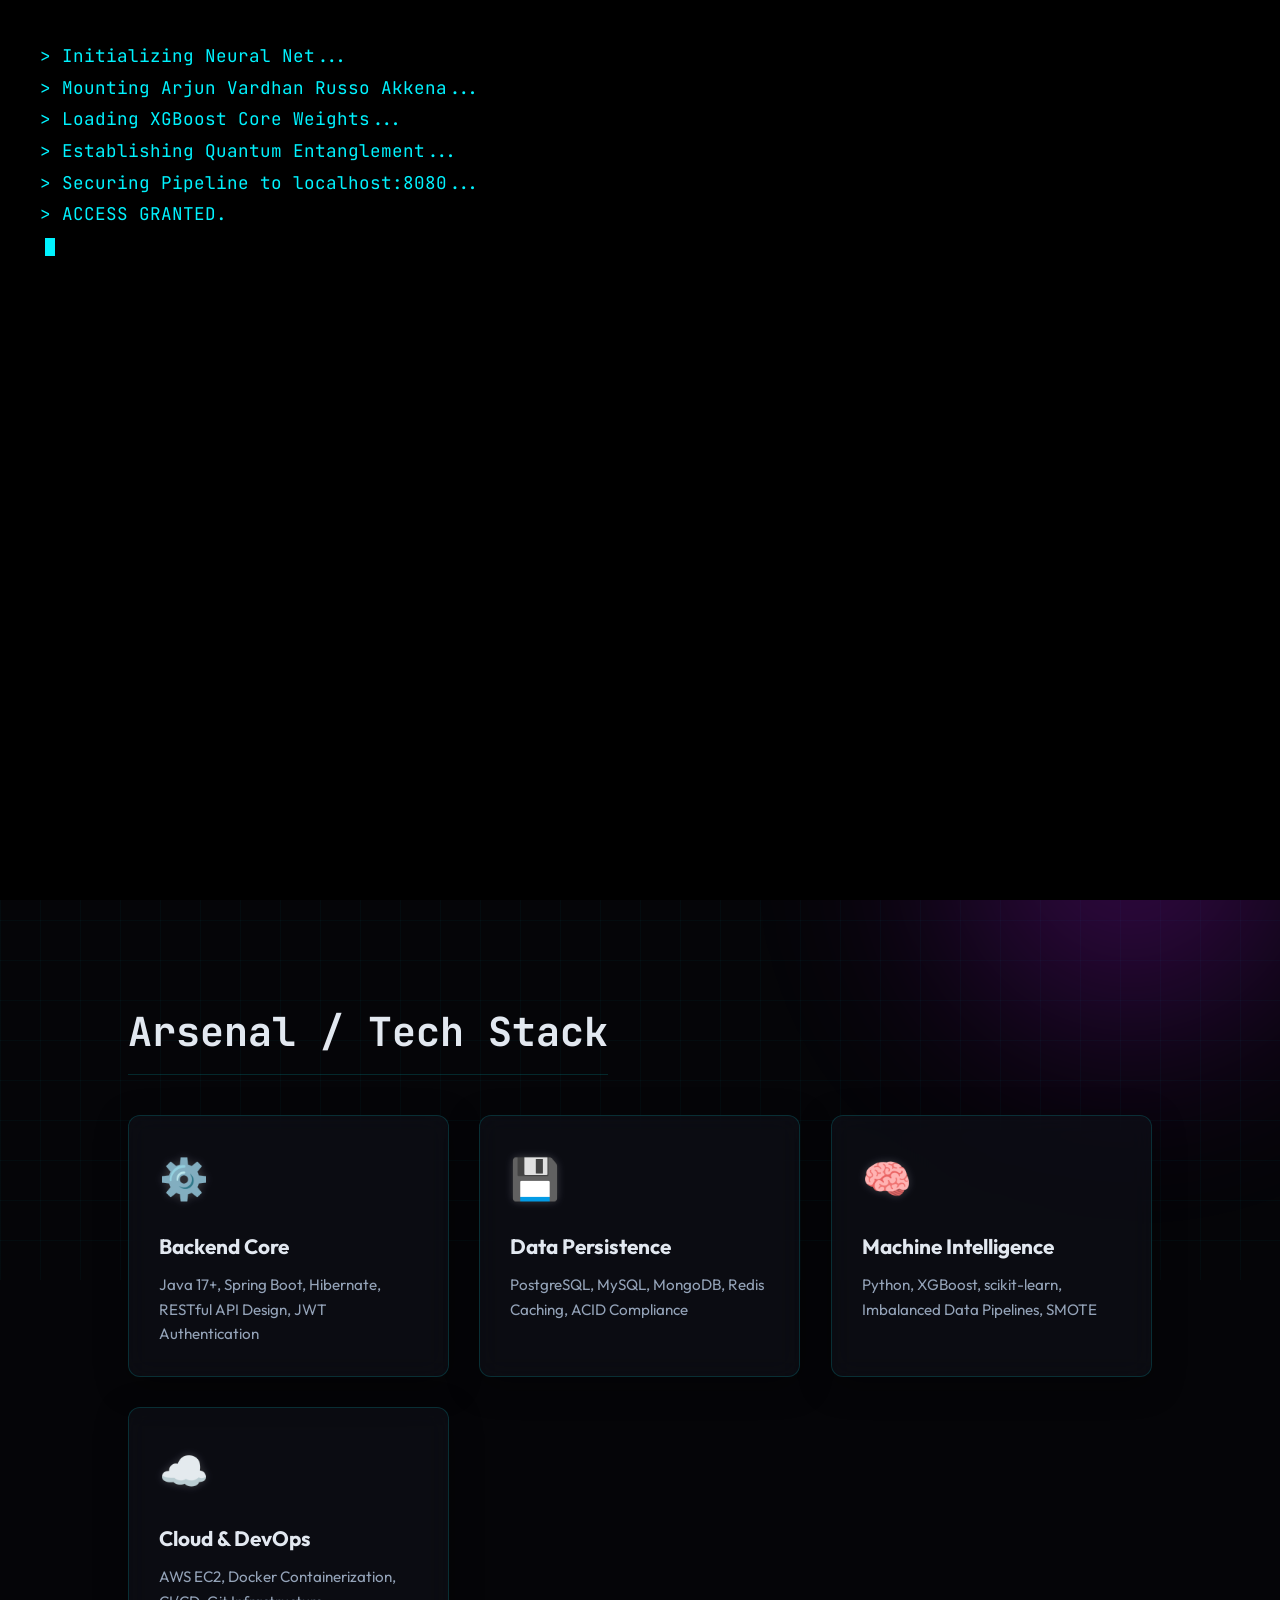
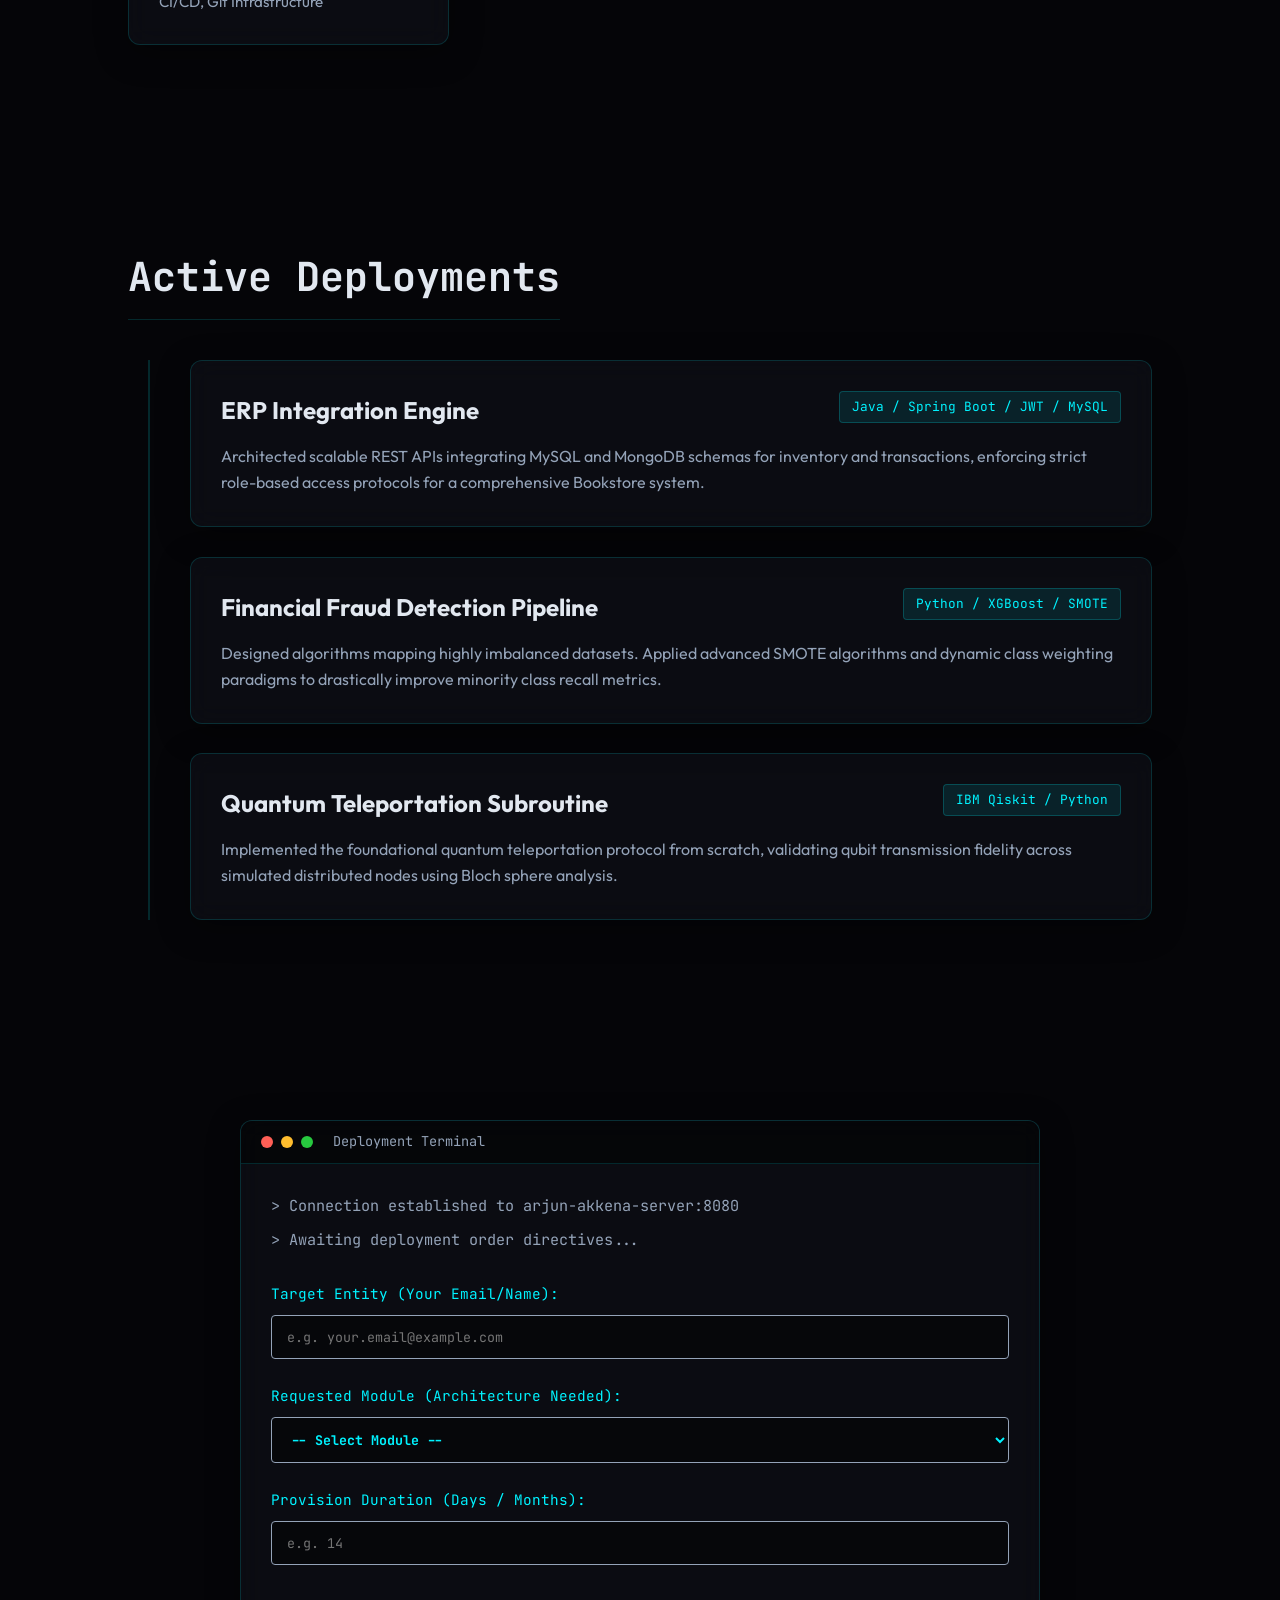
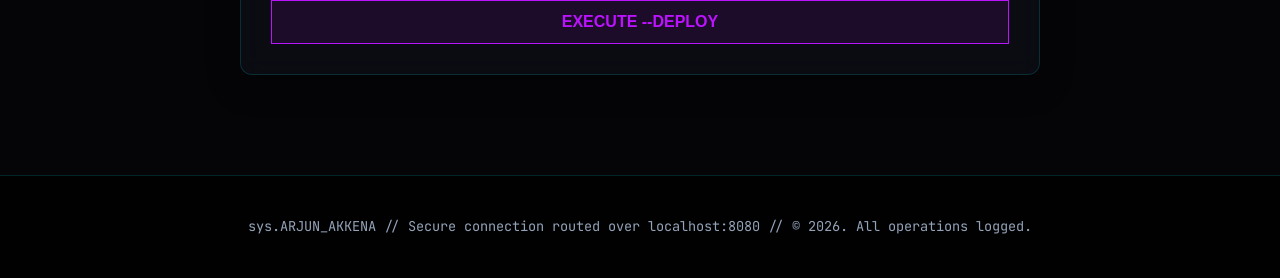
<file: src/main/resources/static/index.html>
<!DOCTYPE html>
<html lang="en">
<head>
    <meta name="viewport" content="width=device-width, initial-scale=1.0">
    <title>Arjun Vardhan Russo Akkena | System Architect</title>
    <!-- Use Outfit and JetBrains Mono for a highly technical vibe -->
    <link rel="preconnect" href="https://fonts.googleapis.com">
    <link rel="preconnect" href="https://fonts.gstatic.com" crossorigin>
    <link href="https://fonts.googleapis.com/css2?family=JetBrains+Mono:wght@400;700&family=Outfit:wght@300;500;700;900&display=swap" rel="stylesheet">
    <link rel="stylesheet" href="style.css">
</head>
<body class="cyber-theme">
    <!-- Boot Sequence Overlay -->
    <div id="boot-sequence" class="boot-screen">
        <div class="boot-console">
            <p id="boot-text"></p>
            <span class="cursor"></span>
        </div>
    </div>

    <!-- Neural Network Canvas -->
    <canvas id="neural-net"></canvas>

    <!-- Grid overlay background -->
    <div class="grid-overlay"></div>
    <div class="glow-orb top-left"></div>
    <div class="glow-orb bottom-right"></div>

    <nav class="sys-nav glass-panel">
        <div class="brand glow-text">Arjun Vardhan Russo Akkena</div>
        <ul class="nav-links">
            <li><a href="#core">Core</a></li>
            <li><a href="#deployments">Deployments</a></li>
            <li><a href="#terminal">Procure</a></li>
        </ul>
    </nav>

    <main>
        <!-- Hero Section -->
        <header id="core" class="hero section-spacing">
            <div class="hero-content fade-in">
                <div class="status-badge">
                    <span class="pulse-dot"></span>
                    <span class="badge-text">STATUS: AVAILABLE FOR DEPLOYMENT</span>
                </div>
                <h1 class="glitch-effect glow-text" data-text="Engineering the Architecture.">Engineering the <br>Architecture.</h1>
                <p class="hero-desc">Backend Software Engineer specializing in high-throughput <span class="highlight">Java Spring Boot</span> microservices, predictive <span class="highlight">Machine Learning</span> models, and distributed <span class="highlight">AWS architectures</span>. I build systems that don't fail.</p>
                <div class="action-buttons">
                    <a href="#terminal" class="btn-primary">Initialize Access</a>
                    <a href="https://www.linkedin.com/in/arjun-vardhan-russo-akkena-29155a312/" class="btn-secondary" target="_blank">Trace LinkedIn</a>
                    <a href="https://github.com/Arjunvardhanrusso" class="btn-secondary" target="_blank">View GitHub</a>
                </div>
            </div>
        </header>

        <!-- Arsenal (Skills) Section -->
        <section id="arsenal" class="arsenal section-spacing fade-in">
            <h2 class="section-title">Arsenal / Tech Stack</h2>
            <div class="stack-grid">
                <div class="stack-card tilt-card glass-panel">
                    <div class="glare"></div>
                    <div class="stack-icon">⚙️</div>
                    <h3>Backend Core</h3>
                    <p>Java 17+, Spring Boot, Hibernate, RESTful API Design, JWT Authentication</p>
                </div>
                <div class="stack-card tilt-card glass-panel">
                    <div class="glare"></div>
                    <div class="stack-icon">💾</div>
                    <h3>Data Persistence</h3>
                    <p>PostgreSQL, MySQL, MongoDB, Redis Caching, ACID Compliance</p>
                </div>
                <div class="stack-card tilt-card glass-panel">
                    <div class="glare"></div>
                    <div class="stack-icon">🧠</div>
                    <h3>Machine Intelligence</h3>
                    <p>Python, XGBoost, scikit-learn, Imbalanced Data Pipelines, SMOTE</p>
                </div>
                <div class="stack-card tilt-card glass-panel">
                    <div class="glare"></div>
                    <div class="stack-icon">☁️</div>
                    <h3>Cloud & DevOps</h3>
                    <p>AWS EC2, Docker Containerization, CI/CD, Git Infrastructure</p>
                </div>
            </div>
        </section>

        <!-- Projects Section -->
        <section id="deployments" class="deployments section-spacing fade-in">
            <h2 class="section-title">Active Deployments</h2>
            
            <div class="deployment-timeline">
                <div class="deployment-node tilt-card glass-panel border-gradient">
                    <div class="glare"></div>
                    <div class="d-header">
                        <h3>ERP Integration Engine</h3>
                        <span class="d-tech">Java / Spring Boot / JWT / MySQL</span>
                    </div>
                    <p class="d-desc">Architected scalable REST APIs integrating MySQL and MongoDB schemas for inventory and transactions, enforcing strict role-based access protocols for a comprehensive Bookstore system.</p>
                </div>
                
                <div class="deployment-node tilt-card glass-panel border-gradient">
                    <div class="glare"></div>
                    <div class="d-header">
                        <h3>Financial Fraud Detection Pipeline</h3>
                        <span class="d-tech">Python / XGBoost / SMOTE</span>
                    </div>
                    <p class="d-desc">Designed algorithms mapping highly imbalanced datasets. Applied advanced SMOTE algorithms and dynamic class weighting paradigms to drastically improve minority class recall metrics.</p>
                </div>

                <div class="deployment-node tilt-card glass-panel border-gradient">
                    <div class="glare"></div>
                    <div class="d-header">
                        <h3>Quantum Teleportation Subroutine</h3>
                        <span class="d-tech">IBM Qiskit / Python</span>
                    </div>
                    <p class="d-desc">Implemented the foundational quantum teleportation protocol from scratch, validating qubit transmission fidelity across simulated distributed nodes using Bloch sphere analysis.</p>
                </div>
            </div>
        </section>

        <!-- Command Terminal (Backend Integration) -->
        <section id="terminal" class="terminal section-spacing fade-in">
            <div class="terminal-window glass-panel">
                <div class="terminal-header">
                    <div class="window-controls">
                        <span></span><span></span><span></span>
                    </div>
                    <div class="window-title">Deployment Terminal</div>
                </div>
                <div class="terminal-body" id="app">
                    <p class="sys-msg">> Connection established to arjun-akkena-server:8080</p>
                    <p class="sys-msg">> Awaiting deployment order directives...</p>

                    <form id="orderForm" class="cyber-form">
                        <div class="form-group">
                            <label for="customerId">Target Entity (Your Email/Name):</label>
                            <input type="text" id="customerId" required placeholder="e.g. your.email@example.com">
                        </div>

                        <div class="form-group">
                            <label for="productId">Requested Module (Architecture Needed):</label>
                            <select id="productId" class="colorful-select" required>
                                <option value="" disabled selected>-- Select Module --</option>
                                <option value="ENTERPRISE_BACKEND" class="opt-purple">Full-Stack Enterprise Architecture</option>
                                <option value="ML_INTEGRATION" class="opt-cyan">Machine Learning Pipeline Integration</option>
                                <option value="CLOUD_MIGRATION" class="opt-yellow">Cloud Deployment Strategy</option>
                                <option value="INTERVIEW_REQUEST" class="opt-green">Technical Interview / Meeting</option>
                            </select>
                        </div>

                        <div class="form-group">
                            <label for="quantity">Provision Duration (Days / Months):</label>
                            <input type="number" id="quantity" required min="1" max="1000" placeholder="e.g. 14">
                        </div>

                        <button type="submit" class="terminal-btn" id="submitBtn">
                            execute --deploy
                        </button>
                    </form>

                    <div id="terminalOutput" class="terminal-output hidden">
                        <span class="cursor"></span>
                    </div>
                </div>
            </div>
        </section>
    </main>

    <footer class="cyber-footer">
        <p>sys.ARJUN_AKKENA // Secure connection routed over localhost:8080 // <span class="copyright">© 2026. All operations logged.</span></p>
    </footer>

    <script src="script.js"></script>
</body>
</html>
</file>
<file: src/main/resources/static/style.css>
/* GLOBAL VARIABLES */
:root {
    --bg-dark: #050508;
    --bg-panel: rgba(15, 17, 26, 0.6);
    --text-primary: #e2e8f0;
    --text-secondary: #94a3b8;
    --neon-cyan: #00f3ff;
    --neon-purple: #bc13fe;
    --border-color: rgba(0, 243, 255, 0.15);
    
    --font-heading: 'Outfit', sans-serif;
    --font-mono: 'JetBrains Mono', monospace;
    
    --glass-blur: blur(12px);
}

/* RESET & BASE */
* { margin: 0; padding: 0; box-sizing: border-box; }

body.cyber-theme {
    background-color: var(--bg-dark);
    color: var(--text-primary);
    font-family: 'Outfit', sans-serif;
    line-height: 1.6;
    overflow-x: hidden;
    position: relative;
    scroll-behavior: smooth;
}

/* BOOT SEQUENCE */
.boot-screen {
    position: fixed; top: 0; left: 0; width: 100vw; height: 100vh;
    background-color: #000; z-index: 9999;
    display: flex; flex-direction: column; justify-content: flex-start;
    padding: 40px; font-family: var(--font-mono); color: var(--neon-cyan);
    transition: opacity 0.8s ease-out, visibility 0.8s;
}
.boot-screen.fade-out { opacity: 0; visibility: hidden; pointer-events: none; }
.boot-console { max-width: 800px; font-size: 1.1rem; line-height: 1.8; }

/* CANVAS NEURAL NET */
#neural-net {
    position: fixed; top: 0; left: 0; width: 100%; height: 100vh;
    z-index: -1; pointer-events: none;
}

/* BACKGROUND EFFECTS */
.grid-overlay {
    position: fixed; top: 0; left: 0; width: 100%; height: 100vw;
    background-image: 
        linear-gradient(rgba(0, 243, 255, 0.03) 1px, transparent 1px),
        linear-gradient(90deg, rgba(0, 243, 255, 0.03) 1px, transparent 1px);
    background-size: 40px 40px; z-index: -2; pointer-events: none;
}
.glow-orb {
    position: fixed; border-radius: 50%; filter: blur(100px);
    z-index: -2; opacity: 0.4; animation: float 10s infinite alternate;
}
.top-left { top: -100px; left: -100px; width: 400px; height: 400px; background: radial-gradient(circle, var(--neon-cyan), transparent 70%); }
.bottom-right { bottom: -200px; right: -100px; width: 500px; height: 500px; background: radial-gradient(circle, var(--neon-purple), transparent 70%); animation-delay: 5s; }

@keyframes float { 0% { transform: translateY(0) scale(1); } 100% { transform: translateY(30px) scale(1.1); } }

/* GLASSMORPHISM & 3D TILT UTILS */
.glass-panel {
    background: var(--bg-panel);
    backdrop-filter: var(--glass-blur);
    -webkit-backdrop-filter: var(--glass-blur);
    border: 1px solid var(--border-color);
    border-radius: 12px;
    box-shadow: 0 8px 32px 0 rgba(0, 0, 0, 0.37);
}

.tilt-card {
    will-change: transform;
    transform-style: preserve-3d;
    position: relative;
    overflow: hidden;
}
.glare {
    position: absolute; top: -50%; left: -50%; width: 200%; height: 200%;
    background: radial-gradient(circle at 50% 50%, rgba(255,255,255,0.1), transparent 60%);
    opacity: 0; pointer-events: none; transition: opacity 0.3s; z-index: 10;
    transform: translateZ(10px);
}
.tilt-card:hover .glare { opacity: 1; }

.section-spacing { padding: 100px 10%; margin: 0 auto; max-width: 1400px; }

/* TYPOGRAPHY */
h1, h2, h3 { font-family: var(--font-heading); }
h1 { font-size: 4.5rem; font-weight: 900; line-height: 1.1; margin-bottom: 20px;}
h2.section-title { font-size: 2.5rem; font-family: var(--font-mono); color: var(--text-primary); margin-bottom: 40px; border-bottom: 1px solid var(--border-color); padding-bottom: 10px; display: inline-block;}
.highlight { color: var(--neon-cyan); font-weight: 700; text-shadow: 0 0 10px rgba(0,243,255,0.3); }
.glow-text { color: var(--neon-cyan); font-weight: 700; text-shadow: 0 0 15px rgba(0,243,255,0.6), 0 0 30px rgba(0,243,255,0.3); }

/* NAVIGATION */
.sys-nav {
    position: fixed; top: 20px; left: 10%; right: 10%; height: 70px;
    display: flex; justify-content: space-between; align-items: center; padding: 0 30px; z-index: 100;
}
.brand { font-family: var(--font-mono); font-weight: 700; font-size: 1.2rem; color: var(--neon-cyan); letter-spacing: 1px;}
.nav-links { display: flex; list-style: none; gap: 30px;}
.nav-links a { color: var(--text-secondary); text-decoration: none; font-family: var(--font-mono); font-size: 0.9rem; transition: 0.3s; }
.nav-links a:hover { color: var(--neon-cyan); text-shadow: 0 0 8px rgba(0,243,255,0.6); }

/* HERO SECTION */
.hero { min-height: 100vh; display: flex; align-items: center; padding-top: 150px; }
.hero-content { max-width: 800px; }
.status-badge { display: inline-flex; align-items: center; gap: 10px; background: rgba(0, 243, 255, 0.1); border: 1px solid var(--neon-cyan); padding: 5px 15px; border-radius: 20px; font-family: var(--font-mono); font-size: 0.8rem; margin-bottom: 30px; }
.pulse-dot { width: 8px; height: 8px; background: var(--neon-cyan); border-radius: 50%; box-shadow: 0 0 10px var(--neon-cyan); animation: pulse 2s infinite; }
.hero-desc { font-size: 1.2rem; color: var(--text-secondary); margin-bottom: 40px; font-weight: 300; }

@keyframes pulse { 0% { opacity: 1; transform: scale(1); } 50% { opacity: 0.5; transform: scale(1.2); } 100% { opacity: 1; transform: scale(1); } }

/* BUTTONS */
.action-buttons { display: flex; gap: 20px; }
.btn-primary, .btn-secondary { padding: 15px 30px; border-radius: 8px; text-decoration: none; font-family: var(--font-mono); font-weight: 700; font-size: 1rem; transition: 0.4s cubic-bezier(0.175, 0.885, 0.32, 1.275); cursor: pointer; border: none; display: inline-block; text-align: center;}
.btn-primary { background: var(--neon-cyan); color: #000; box-shadow: 0 0 15px rgba(0, 243, 255, 0.4); border: 1px solid transparent; }
.btn-primary:hover { background: transparent; color: var(--neon-cyan); border-color: var(--neon-cyan); box-shadow: 0 0 30px rgba(0, 243, 255, 0.6) inset; }
.btn-secondary { background: transparent; color: var(--text-primary); border: 1px solid var(--text-secondary); }
.btn-secondary:hover { border-color: var(--text-primary); background: rgba(255,255,255,0.05); }

/* GLITCH EFFECT */
.glitch-effect { position: relative; color: var(--text-primary); }
.glitch-effect::before, .glitch-effect::after { content: attr(data-text); position: absolute; top: 0; left: 0; width: 100%; height: 100%; opacity: 0.8; }
.glitch-effect::before { color: var(--neon-cyan); z-index: -1; animation: glitch 0.3s cubic-bezier(.25, .46, .45, .94) both infinite; }
.glitch-effect::after { color: var(--neon-purple); z-index: -2; animation: glitch 0.3s cubic-bezier(.25, .46, .45, .94) both infinite reverse; }

@keyframes glitch {
  0%, 100% { transform: translate(0); }
  20% { transform: translate(-2px, 1px); }
  40% { transform: translate(-1px, -1px); }
  60% { transform: translate(2px, 1px); }
  80% { transform: translate(1px, -1px); }
}

/* STACK GRID */
.stack-grid { display: grid; grid-template-columns: repeat(auto-fit, minmax(280px, 1fr)); gap: 30px; perspective: 1000px; }
.stack-card { padding: 30px; transform: translateZ(0); }
.stack-card:hover { border-color: var(--neon-cyan); box-shadow: 0 20px 40px rgba(0, 243, 255, 0.15); }
.stack-card h3, .stack-card p, .stack-icon { transform: translateZ(30px); }
.stack-icon { font-size: 2.5rem; margin-bottom: 20px; text-shadow: 0 0 10px rgba(255,255,255,0.2); }
.stack-card h3 { color: var(--text-primary); font-size: 1.3rem; margin-bottom: 10px; }
.stack-card p { color: var(--text-secondary); font-size: 0.95rem; line-height: 1.6; }

/* DEPLOYMENTS TIMELINE */
.deployment-timeline { display: flex; flex-direction: column; gap: 30px; border-left: 2px solid var(--border-color); padding-left: 40px; margin-left: 20px; position: relative; perspective: 1000px;}
.deployment-node { padding: 30px; transform: translateZ(0); }
.deployment-node::before { content: ''; position: absolute; left: -49px; top: 35px; width: 16px; height: 16px; border-radius: 50%; background: var(--bg-dark); border: 2px solid var(--neon-purple); box-shadow: 0 0 10px var(--neon-purple); transition: 0.3s; transform: translateZ(0); }
.deployment-node:hover::before { background: var(--neon-purple); }
.deployment-node:hover { border-color: var(--neon-purple); box-shadow: 0 20px 40px rgba(188, 19, 254, 0.15); }
.d-header { display: flex; justify-content: space-between; align-items: flex-start; margin-bottom: 15px; flex-wrap: wrap; gap: 10px; transform: translateZ(20px);}
.d-header h3 { font-size: 1.5rem; color: var(--text-primary); }
.d-tech { font-family: var(--font-mono); font-size: 0.8rem; color: var(--neon-cyan); background: rgba(0,243,255,0.1); padding: 5px 12px; border-radius: 4px; border: 1px solid rgba(0,243,255,0.2); }
.d-desc { color: var(--text-secondary); transform: translateZ(20px); }

/* TERMINAL FOR BACKEND INTEGRATION */
.terminal-window { max-width: 800px; margin: 0 auto; overflow: hidden; }
.terminal-header { background: rgba(0,0,0,0.5); padding: 10px 20px; display: flex; align-items: center; justify-content: flex-start; border-bottom: 1px solid var(--border-color); }
.window-controls { display: flex; gap: 8px; margin-right: 20px; }
.window-controls span { width: 12px; height: 12px; border-radius: 50%; display: inline-block; }
.window-controls span:nth-child(1) { background: #ff5f56; }
.window-controls span:nth-child(2) { background: #ffbd2e; }
.window-controls span:nth-child(3) { background: #27c93f; }
.window-title { font-family: var(--font-mono); font-size: 0.85rem; color: var(--text-secondary); }
.terminal-body { padding: 30px; font-family: var(--font-mono); }
.sys-msg { color: var(--text-secondary); margin-bottom: 10px; font-size: 0.95rem; }

/* THE FORM */
.cyber-form { margin-top: 30px; }
.form-group { margin-bottom: 25px; }
.cyber-form label { display: block; color: var(--neon-cyan); margin-bottom: 10px; font-size: 0.9rem; }
.cyber-form input, .cyber-form select { width: 100%; background: rgba(0,0,0,0.4); border: 1px solid var(--text-secondary); color: var(--text-primary); padding: 12px 15px; border-radius: 4px; font-family: var(--font-mono); outline: none; transition: 0.3s; }
.cyber-form input:focus, .cyber-form select:focus { border-color: var(--neon-purple); box-shadow: 0 0 10px rgba(188, 19, 254, 0.2); }

/* COLORFUL SELECT */
#productId { color: var(--neon-cyan); font-weight: bold; }
#productId option { background-color: var(--bg-dark); color: #fff; font-weight: normal; }
.opt-purple { color: #bc13fe !important; }
.opt-cyan { color: #00f3ff !important; }
.opt-yellow { color: #ffbd2e !important; }
.opt-green { color: #27c93f !important; }

.terminal-btn { width: 100%; margin-top: 10px; padding: 12px; background: rgba(188, 19, 254, 0.1); color: var(--neon-purple); border: 1px solid var(--neon-purple); font-size: 1rem; cursor: pointer; text-transform: uppercase; font-weight: bold;}
.terminal-btn:hover { background: var(--neon-purple); color: #fff; box-shadow: 0 0 20px rgba(188,19,254,0.5); }

/* TERMINAL OUTPUT */
.terminal-output { margin-top: 30px; padding: 20px; background: #000; border: 1px dashed var(--neon-cyan); color: var(--neon-cyan); border-radius: 4px; min-height: 80px;}
.terminal-output.hidden { display: none; }
.error-msg { color: #ff5f56; }
.succ-msg { color: #27c93f; }
.cursor { display: inline-block; width: 10px; height: 18px; background: var(--neon-cyan); animation: blink 1s step-end infinite; vertical-align: middle; margin-left: 5px;}
@keyframes blink { 0%, 100% { opacity: 1; } 50% { opacity: 0; } }

/* FOOTER */
.cyber-footer { text-align: center; padding: 40px; font-family: var(--font-mono); font-size: 0.85rem; color: var(--text-secondary); border-top: 1px solid var(--border-color); background: rgba(0,0,0,0.8); }

/* RESPONSIVE */
@media (max-width: 768px) {
    h1 { font-size: 3rem; }
    .sys-nav { left: 0; right: 0; border-radius: 0; padding: 0 15px; font-size: 0.8rem;}
    .nav-links { gap: 15px; }
    .hero { padding-top: 100px; }
    .deployment-timeline { margin-left: 0; padding-left: 20px; }
    .deployment-node::before { left: -29px; }
}

/* FADE IN ANIMATIONS */
.fade-in { opacity: 0; transform: translateY(30px); transition: opacity 0.8s ease-out, transform 0.8s ease-out; }
.fade-in.visible { opacity: 1; transform: translateY(0); }
</file>
